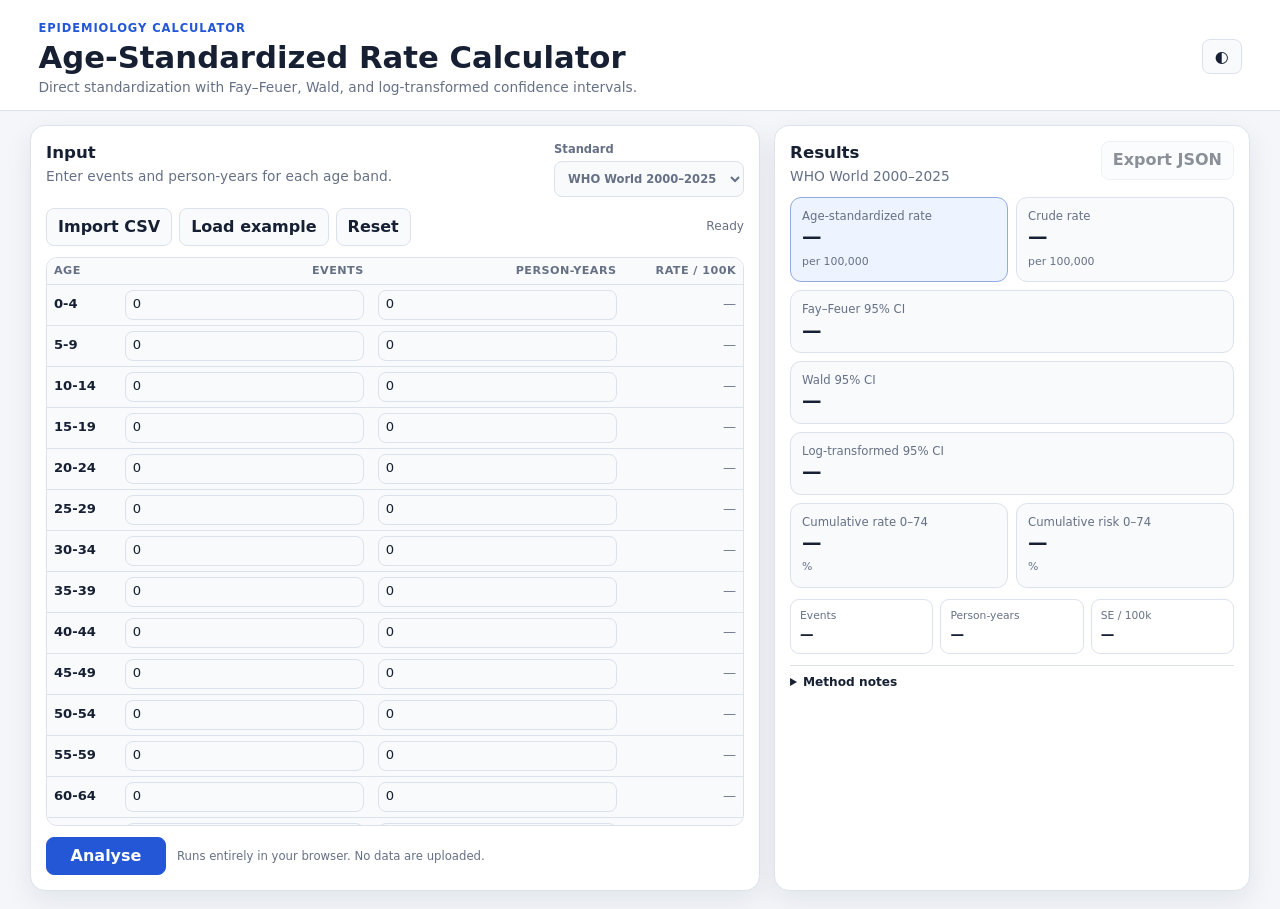
<file: index.html>
<!doctype html>
<html lang="en">
<head>
  <meta charset="utf-8">
  <meta name="viewport" content="width=device-width,initial-scale=1">
  <meta name="description" content="Direct age-standardized rate calculator for epidemiological data.">
  <meta name="color-scheme" content="light dark">
  <title>Age-Standardized Rate Calculator</title>
  <link rel="stylesheet" href="styles.css">
</head>
<body>
<header class="topbar">
  <div><span class="kicker">Epidemiology calculator</span><h1>Age-Standardized Rate Calculator</h1><p>Direct standardization with Fay–Feuer, Wald, and log-transformed confidence intervals.</p></div>
  <button id="theme" class="ghost icon" type="button" aria-label="Toggle dark mode">◐</button>
</header>
<main>
  <section class="panel input-panel">
    <div class="head"><div><h2>Input</h2><p>Enter events and person-years for each age band.</p></div>
      <label>Standard<select id="standard">
        <option value="who2000">WHO World 2000–2025</option>
        <option value="us2000">US 2000</option>
        <option value="segi1960">Segi 1960</option>
        <option value="european2013">European 2013</option>
      </select></label>
    </div>
    <div class="toolbar">
      <label class="ghost file" for="csv">Import CSV</label><input id="csv" type="file" accept=".csv,text/csv" hidden>
      <button id="example" class="ghost" type="button">Load example</button>
      <button id="reset" class="ghost" type="button">Reset</button>
      <span id="status" role="status">Ready</span>
    </div>
    <div class="table-wrap" tabindex="0"><table>
      <thead><tr><th>Age</th><th>Events</th><th>Person-years</th><th>Rate / 100k</th></tr></thead>
      <tbody id="rows"></tbody>
    </table></div>
    <div class="actions"><button id="analyse" class="primary" type="button">Analyse</button><small>Runs entirely in your browser. No data are uploaded.</small></div>
  </section>
  <section class="panel result-panel">
    <div class="head"><div><h2>Results</h2><p id="standardName">WHO World 2000–2025</p></div><button id="export" class="ghost" type="button" disabled>Export JSON</button></div>
    <div id="error" class="error" hidden role="alert"></div>
    <div class="cards">
      <article class="card primary-card"><span>Age-standardized rate</span><strong id="asr">—</strong><small>per 100,000</small></article>
      <article class="card"><span>Crude rate</span><strong id="crude">—</strong><small>per 100,000</small></article>
      <article class="card wide"><span>Fay–Feuer 95% CI</span><strong id="ff">—</strong></article>
      <article class="card wide"><span>Wald 95% CI</span><strong id="wald">—</strong></article>
      <article class="card wide"><span>Log-transformed 95% CI</span><strong id="logci">—</strong></article>
      <article class="card"><span>Cumulative rate 0–74</span><strong id="cumrate">—</strong><small>%</small></article>
      <article class="card"><span>Cumulative risk 0–74</span><strong id="cumrisk">—</strong><small>%</small></article>
    </div>
    <div class="summary"><div><span>Events</span><b id="events">—</b></div><div><span>Person-years</span><b id="py">—</b></div><div><span>SE / 100k</span><b id="se">—</b></div></div>
    <details><summary>Method notes</summary><p>Standard weights are normalized before calculation. Variance assumes independent Poisson event counts. Cumulative metrics include only age bands 0–4 through 70–74.</p></details>
  </section>
</main>
<script src="app.js"></script>
</body>
</html>
</file>
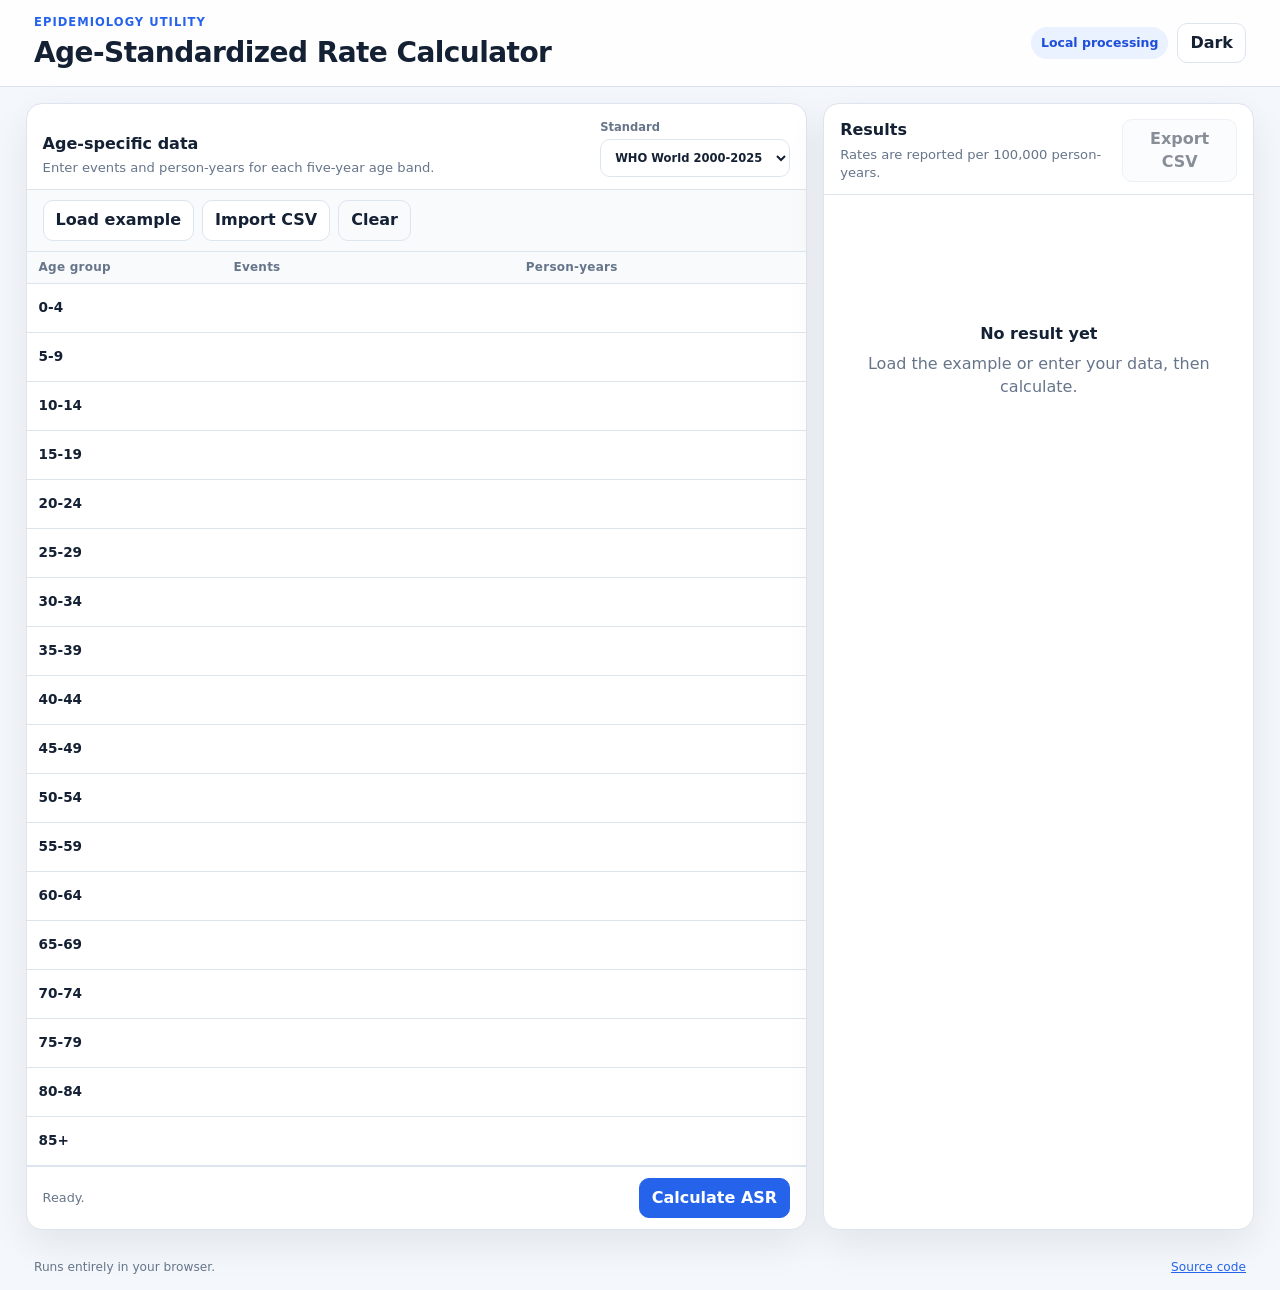
<file: docs/index.html>
<!doctype html>
<html lang="en" data-theme="light">
<head>
  <meta charset="utf-8">
  <meta name="viewport" content="width=device-width,initial-scale=1">
  <meta name="color-scheme" content="light dark">
  <meta http-equiv="Content-Security-Policy" content="default-src 'self'; script-src 'self'; style-src 'self'; img-src 'self' data:; connect-src 'none'; object-src 'none'; base-uri 'none'; form-action 'none'">
  <title>Age-Standardized Rate Calculator</title>
  <link rel="stylesheet" href="styles.css">
</head>
<body>
  <header class="topbar">
    <div>
      <p class="eyebrow">Epidemiology utility</p>
      <h1>Age-Standardized Rate Calculator</h1>
    </div>
    <div class="header-actions">
      <span class="privacy-badge">Local processing</span>
      <button id="themeToggle" class="icon-button" type="button" aria-label="Switch theme">Dark</button>
    </div>
  </header>

  <main class="app-shell">
    <section class="panel input-panel" aria-labelledby="inputTitle">
      <div class="panel-head">
        <div>
          <h2 id="inputTitle">Age-specific data</h2>
          <p>Enter events and person-years for each five-year age band.</p>
        </div>
        <label class="select-wrap">
          <span>Standard</span>
          <select id="standardSelect">
            <option value="who2000">WHO World 2000-2025</option>
            <option value="us2000">US 2000</option>
            <option value="segi1960">Segi 1960</option>
            <option value="european2013">European 2013</option>
          </select>
        </label>
      </div>

      <div class="toolbar" aria-label="Data actions">
        <button id="exampleButton" type="button">Load example</button>
        <label class="button-like" for="csvInput">Import CSV</label>
        <input id="csvInput" type="file" accept=".csv,text/csv" hidden>
        <button id="clearButton" type="button" class="secondary">Clear</button>
      </div>

      <div class="table-wrap">
        <table>
          <thead>
            <tr>
              <th scope="col">Age group</th>
              <th scope="col">Events</th>
              <th scope="col">Person-years</th>
            </tr>
          </thead>
          <tbody id="dataRows"></tbody>
        </table>
      </div>

      <div class="input-footer">
        <p id="inputStatus" class="status" role="status">Ready.</p>
        <button id="calculateButton" class="primary" type="button">Calculate ASR</button>
      </div>
    </section>

    <section class="panel result-panel" aria-labelledby="resultTitle">
      <div class="panel-head result-head">
        <div>
          <h2 id="resultTitle">Results</h2>
          <p>Rates are reported per 100,000 person-years.</p>
        </div>
        <button id="downloadButton" type="button" class="secondary" disabled>Export CSV</button>
      </div>

      <div id="emptyState" class="empty-state">
        <strong>No result yet</strong>
        <span>Load the example or enter your data, then calculate.</span>
      </div>

      <div id="results" class="results" hidden>
        <article class="metric featured">
          <span>Age-standardized rate</span>
          <strong id="asrValue">—</strong>
          <small id="standardName">—</small>
        </article>

        <div class="metric-grid">
          <article class="metric">
            <span>Fay & Feuer 95% CI</span>
            <strong id="ciValue">—</strong>
          </article>
          <article class="metric">
            <span>Crude rate</span>
            <strong id="crudeValue">—</strong>
          </article>
          <article class="metric">
            <span>Standard error</span>
            <strong id="seValue">—</strong>
          </article>
          <article class="metric">
            <span>Cumulative risk 0-74</span>
            <strong id="riskValue">—</strong>
          </article>
        </div>

        <dl class="summary-list">
          <div><dt>Total events</dt><dd id="eventsValue">—</dd></div>
          <div><dt>Total person-years</dt><dd id="pyValue">—</dd></div>
          <div><dt>Wald 95% CI</dt><dd id="waldValue">—</dd></div>
          <div><dt>Log 95% CI</dt><dd id="logValue">—</dd></div>
        </dl>

        <p class="method-note">Direct standardization with normalized reference weights. Confidence intervals follow the implementation in the Python library.</p>
      </div>

      <div id="errorBox" class="error-box" role="alert" hidden></div>
    </section>
  </main>

  <footer>
    <span>Runs entirely in your browser.</span>
    <a href="https://github.com/abusuraihsakhri/age-standardized-rate-calculator" rel="noopener noreferrer">Source code</a>
  </footer>

  <script src="app.js" defer></script>
</body>
</html>
</file>
<file: styles.css>
:root{color-scheme:light;--bg:#f4f6fa;--surface:#fff;--surface2:#f8fafc;--text:#172033;--muted:#667085;--border:#dce2eb;--accent:#2457d6;--accent2:#1743ad;--soft:#edf3ff;--danger:#b42318;--dangerbg:#fff1f0;--shadow:0 10px 28px rgba(16,24,40,.08)}
:root[data-theme=dark]{color-scheme:dark;--bg:#0f1420;--surface:#171d2a;--surface2:#111827;--text:#f2f4f7;--muted:#98a2b3;--border:#2c3547;--accent:#7aa2ff;--accent2:#9bb8ff;--soft:#1d2d54;--danger:#ff9b8f;--dangerbg:#3a1e22;--shadow:0 12px 30px rgba(0,0,0,.28)}
*{box-sizing:border-box}html,body{margin:0;min-height:100%}body{min-height:100dvh;background:var(--bg);color:var(--text);font-family:Inter,ui-sans-serif,system-ui,-apple-system,BlinkMacSystemFont,"Segoe UI",sans-serif;line-height:1.4}button,input,select{font:inherit;color:inherit}button{cursor:pointer}
.topbar{min-height:102px;display:flex;align-items:center;justify-content:space-between;gap:18px;padding:16px clamp(16px,3vw,40px) 13px;background:var(--surface);border-bottom:1px solid var(--border)}.kicker{color:var(--accent);font-size:.72rem;font-weight:800;letter-spacing:.08em;text-transform:uppercase}.topbar h1{font-size:clamp(1.4rem,2.4vw,2rem);line-height:1.1;margin:3px 0}.topbar p,.head p{margin:0;color:var(--muted);font-size:.86rem}
main{height:calc(100dvh - 102px);display:grid;grid-template-columns:minmax(0,1.35fr) minmax(330px,.88fr);gap:14px;padding:14px clamp(14px,2.5vw,30px) 18px}.panel{min-height:0;padding:15px;background:var(--surface);border:1px solid var(--border);border-radius:15px;box-shadow:var(--shadow);display:flex;flex-direction:column;gap:11px}.head{display:flex;justify-content:space-between;gap:14px;align-items:flex-start}.head h2{margin:0 0 2px;font-size:1.04rem}.head label{display:grid;gap:3px;min-width:190px;color:var(--muted);font-size:.72rem;font-weight:700}
select,input[type=number]{background:var(--surface2);border:1px solid var(--border);border-radius:8px;outline:0}select{min-height:36px;padding:6px 9px}input[type=number]{width:100%;min-height:30px;padding:4px 7px}button:focus-visible,input:focus,select:focus,.table-wrap:focus-visible{outline:3px solid color-mix(in srgb,var(--accent) 28%,transparent);outline-offset:1px}
.toolbar{display:flex;align-items:center;flex-wrap:wrap;gap:7px}.toolbar #status{margin-left:auto;color:var(--muted);font-size:.76rem}.ghost,.primary{min-height:35px;border-radius:8px;padding:7px 11px;font-weight:700}.ghost{background:var(--surface2);border:1px solid var(--border)}.ghost:hover{border-color:var(--accent)}.ghost:disabled{opacity:.5;cursor:not-allowed}.file{display:inline-flex;align-items:center;cursor:pointer}.icon{width:40px;padding:0}.primary{min-width:120px;background:var(--accent);border:1px solid var(--accent);color:#fff}.primary:hover{background:var(--accent2)}
.table-wrap{flex:1;min-height:220px;overflow:auto;border:1px solid var(--border);border-radius:11px;background:var(--surface2)}table{width:100%;border-collapse:collapse;font-variant-numeric:tabular-nums}th,td{padding:5px 7px;border-bottom:1px solid var(--border);text-align:right}th{position:sticky;top:0;z-index:2;background:var(--surface2);color:var(--muted);font-size:.7rem;text-transform:uppercase;letter-spacing:.04em}th:first-child,td:first-child{text-align:left}td{font-size:.82rem}td:first-child{font-weight:700;white-space:nowrap}.rate{color:var(--muted)}.actions{display:flex;align-items:center;gap:11px}.actions small{color:var(--muted);font-size:.73rem}
.result-panel{overflow:auto}.cards{display:grid;grid-template-columns:1fr 1fr;gap:8px}.card{padding:10px 11px;background:var(--surface2);border:1px solid var(--border);border-radius:11px}.card.wide{grid-column:1/-1}.primary-card{background:var(--soft);border-color:color-mix(in srgb,var(--accent) 40%,var(--border))}.card span{display:block;color:var(--muted);font-size:.73rem}.card strong{display:block;margin-top:2px;font-size:1.22rem;line-height:1.15}.card small{color:var(--muted);font-size:.68rem}.summary{display:grid;grid-template-columns:repeat(3,1fr);gap:7px}.summary div{padding:8px 9px;border:1px solid var(--border);border-radius:9px}.summary span{display:block;color:var(--muted);font-size:.67rem}.summary b{font-size:.85rem}.error{padding:9px 10px;border:1px solid color-mix(in srgb,var(--danger) 35%,var(--border));border-radius:9px;color:var(--danger);background:var(--dangerbg);font-size:.8rem}details{padding-top:8px;border-top:1px solid var(--border);color:var(--muted);font-size:.76rem}summary{cursor:pointer;color:var(--text);font-weight:700}details p{margin:6px 0 0}
@media(max-width:950px){main{height:auto;min-height:calc(100dvh - 96px);grid-template-columns:1fr}.table-wrap{max-height:420px}}@media(max-width:620px){.topbar{align-items:flex-start;padding:13px 14px}.topbar p{max-width:46ch}main{padding:9px;gap:9px}.panel{padding:11px;border-radius:12px}.head{flex-direction:column}.head label{width:100%}.toolbar #status{width:100%;margin-left:0}.cards{grid-template-columns:1fr}.card.wide{grid-column:auto}.summary{grid-template-columns:1fr}.actions{flex-direction:column;align-items:stretch}.primary{width:100%}}
</file>
<file: docs/styles.css>
:root {
  color-scheme: light;
  --bg: #f4f7fb;
  --panel: #ffffff;
  --panel-2: #f8fafc;
  --text: #142033;
  --muted: #66758a;
  --border: #dce4ee;
  --accent: #2563eb;
  --accent-strong: #1d4ed8;
  --accent-soft: #eaf1ff;
  --danger: #b42318;
  --danger-bg: #fff1f0;
  --shadow: 0 14px 38px rgba(15, 23, 42, 0.08);
}

html[data-theme="dark"] {
  color-scheme: dark;
  --bg: #0d1420;
  --panel: #151f2e;
  --panel-2: #111a27;
  --text: #edf3fb;
  --muted: #9aabc0;
  --border: #2a3a4f;
  --accent: #77a7ff;
  --accent-strong: #9bbcff;
  --accent-soft: #1b2b44;
  --danger: #ff9b91;
  --danger-bg: #3a1e20;
  --shadow: 0 18px 46px rgba(0, 0, 0, 0.24);
}

* { box-sizing: border-box; }
html, body { margin: 0; min-height: 100%; }
body {
  min-height: 100vh;
  background: var(--bg);
  color: var(--text);
  font-family: Inter, ui-sans-serif, system-ui, -apple-system, BlinkMacSystemFont, "Segoe UI", sans-serif;
  line-height: 1.4;
}

button, select, input { font: inherit; }
button, .button-like, select {
  min-height: 38px;
  border-radius: 10px;
  border: 1px solid var(--border);
  background: var(--panel);
  color: var(--text);
}
button, .button-like { cursor: pointer; padding: 8px 12px; font-weight: 650; }
button:hover, .button-like:hover { border-color: var(--accent); }
button:focus-visible, select:focus-visible, input:focus-visible, .button-like:focus-visible {
  outline: 3px solid color-mix(in srgb, var(--accent) 30%, transparent);
  outline-offset: 2px;
}
button:disabled { cursor: not-allowed; opacity: .5; }

.topbar {
  min-height: 82px;
  display: flex;
  align-items: center;
  justify-content: space-between;
  gap: 18px;
  padding: 14px clamp(16px, 3vw, 34px);
  border-bottom: 1px solid var(--border);
  background: color-mix(in srgb, var(--panel) 92%, transparent);
}
.eyebrow {
  margin: 0 0 3px;
  color: var(--accent);
  font-size: .72rem;
  font-weight: 800;
  letter-spacing: .09em;
  text-transform: uppercase;
}
h1 { margin: 0; font-size: clamp(1.25rem, 2.2vw, 1.75rem); letter-spacing: -.02em; }
h2 { margin: 0; font-size: 1rem; }
p { margin: 0; }
.header-actions { display: flex; align-items: center; gap: 9px; }
.privacy-badge {
  padding: 7px 10px;
  border-radius: 999px;
  background: var(--accent-soft);
  color: var(--accent-strong);
  font-size: .78rem;
  font-weight: 750;
}
.icon-button { min-width: 64px; }

.app-shell {
  width: min(1480px, 100%);
  margin: 0 auto;
  padding: 16px clamp(14px, 2vw, 26px);
  display: grid;
  grid-template-columns: minmax(0, 1.45fr) minmax(330px, .8fr);
  gap: 16px;
  min-height: calc(100vh - 126px);
}
.panel {
  background: var(--panel);
  border: 1px solid var(--border);
  border-radius: 16px;
  box-shadow: var(--shadow);
  overflow: hidden;
}
.input-panel { display: grid; grid-template-rows: auto auto minmax(300px, 1fr) auto; min-height: 0; }
.result-panel { align-self: stretch; padding-bottom: 14px; }
.panel-head {
  display: flex;
  align-items: end;
  justify-content: space-between;
  gap: 14px;
  padding: 15px 16px 12px;
  border-bottom: 1px solid var(--border);
}
.panel-head p { margin-top: 4px; color: var(--muted); font-size: .82rem; }
.select-wrap { display: grid; gap: 4px; min-width: 190px; font-size: .72rem; color: var(--muted); font-weight: 700; }
.select-wrap select { padding: 7px 10px; color: var(--text); }

.toolbar {
  display: flex;
  gap: 8px;
  padding: 10px 16px;
  background: var(--panel-2);
  border-bottom: 1px solid var(--border);
}
.button-like { display: inline-flex; align-items: center; }
.secondary { background: var(--panel-2); }
.primary { background: var(--accent); border-color: var(--accent); color: white; }
.primary:hover { background: var(--accent-strong); border-color: var(--accent-strong); }

.table-wrap { min-height: 0; overflow: auto; }
table { width: 100%; border-collapse: collapse; font-variant-numeric: tabular-nums; }
thead { position: sticky; top: 0; z-index: 2; background: var(--panel-2); }
th, td { padding: 7px 12px; border-bottom: 1px solid var(--border); text-align: left; }
th { color: var(--muted); font-size: .75rem; letter-spacing: .02em; }
td:first-child { width: 25%; font-weight: 700; font-size: .85rem; }
td input {
  width: 100%;
  min-width: 90px;
  height: 34px;
  border: 1px solid transparent;
  border-radius: 8px;
  background: transparent;
  color: var(--text);
  padding: 5px 8px;
  text-align: right;
}
td input:hover, td input:focus { border-color: var(--border); background: var(--panel-2); }

.input-footer {
  display: flex;
  align-items: center;
  justify-content: space-between;
  gap: 14px;
  padding: 11px 16px;
  border-top: 1px solid var(--border);
}
.status { color: var(--muted); font-size: .8rem; }

.result-head { align-items: center; }
.empty-state {
  min-height: 330px;
  display: grid;
  place-content: center;
  gap: 8px;
  padding: 30px;
  text-align: center;
  color: var(--muted);
}
.empty-state strong { color: var(--text); font-size: 1rem; }

.results { padding: 14px; }
.metric {
  padding: 12px 13px;
  border-radius: 12px;
  background: var(--panel-2);
  border: 1px solid var(--border);
}
.metric span { display: block; color: var(--muted); font-size: .73rem; font-weight: 700; }
.metric strong { display: block; margin-top: 4px; font-size: 1rem; font-variant-numeric: tabular-nums; }
.metric small { display: block; margin-top: 5px; color: var(--muted); }
.metric.featured { background: var(--accent-soft); border-color: color-mix(in srgb, var(--accent) 30%, var(--border)); }
.metric.featured strong { font-size: clamp(1.8rem, 4vw, 2.6rem); color: var(--accent-strong); }
.metric-grid { display: grid; grid-template-columns: 1fr 1fr; gap: 9px; margin-top: 9px; }

.summary-list { margin: 12px 0 0; border-top: 1px solid var(--border); }
.summary-list div { display: flex; justify-content: space-between; gap: 14px; padding: 8px 2px; border-bottom: 1px solid var(--border); }
.summary-list dt { color: var(--muted); font-size: .8rem; }
.summary-list dd { margin: 0; text-align: right; font-size: .8rem; font-weight: 700; font-variant-numeric: tabular-nums; }
.method-note { margin-top: 12px; color: var(--muted); font-size: .76rem; }

.error-box {
  margin: 14px;
  padding: 11px 12px;
  border: 1px solid color-mix(in srgb, var(--danger) 35%, var(--border));
  border-radius: 10px;
  background: var(--danger-bg);
  color: var(--danger);
  font-size: .82rem;
  font-weight: 650;
}

footer {
  min-height: 44px;
  display: flex;
  align-items: center;
  justify-content: space-between;
  gap: 14px;
  padding: 8px clamp(16px, 3vw, 34px);
  color: var(--muted);
  font-size: .76rem;
}
footer a { color: var(--accent); }

@media (max-width: 900px) {
  .app-shell { grid-template-columns: 1fr; min-height: auto; }
  .input-panel { min-height: 650px; }
  .result-panel { min-height: 400px; }
}
@media (max-width: 600px) {
  .topbar { align-items: flex-start; }
  .privacy-badge { display: none; }
  .panel-head { align-items: stretch; flex-direction: column; }
  .select-wrap { min-width: 0; }
  .toolbar { flex-wrap: wrap; }
  .metric-grid { grid-template-columns: 1fr; }
  .input-footer { align-items: stretch; flex-direction: column; }
  .input-footer .primary { width: 100%; }
  footer { align-items: flex-start; flex-direction: column; }
}
</file>
